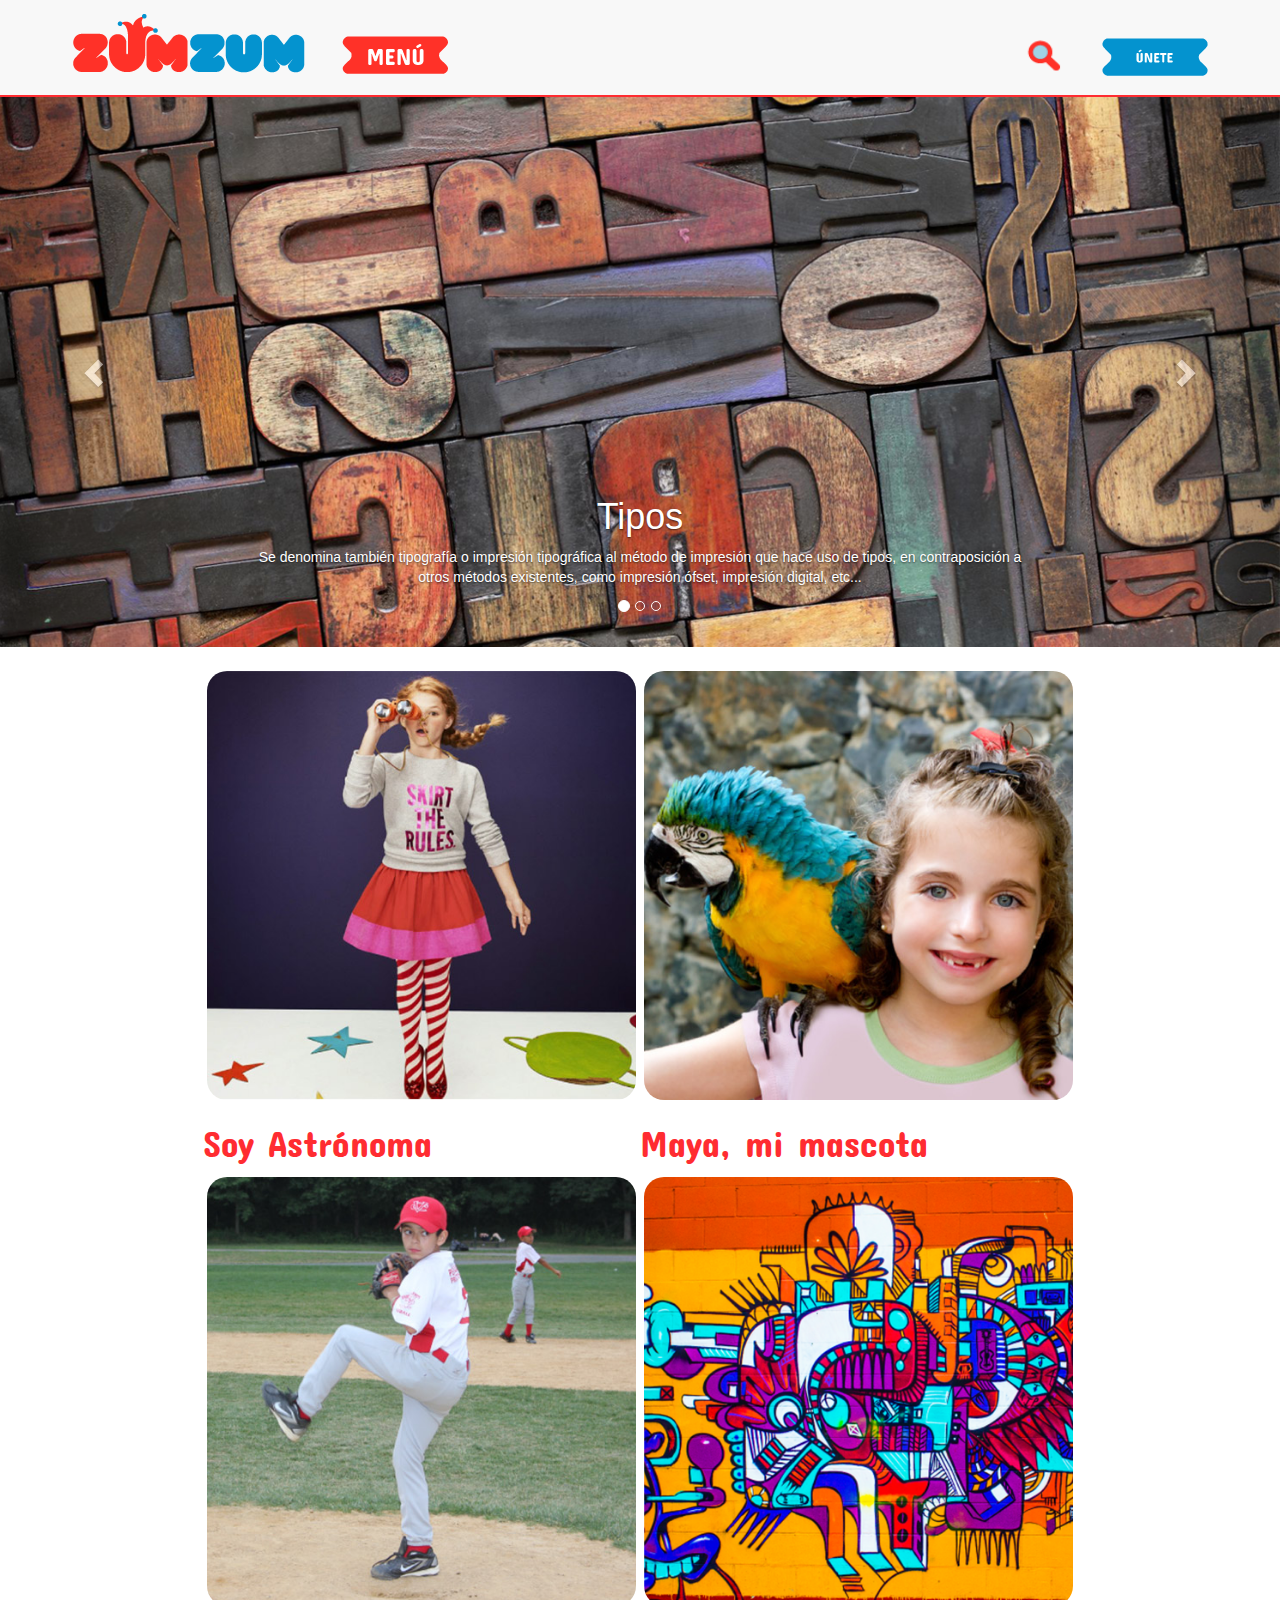
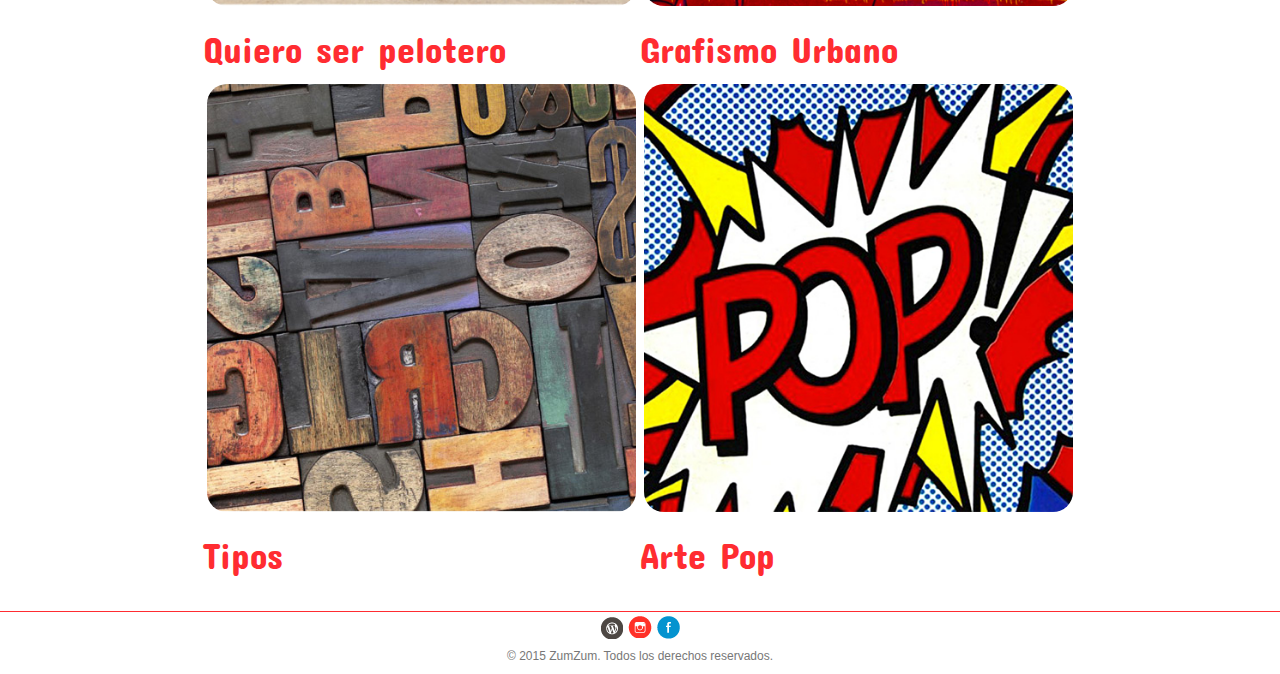
<file: ZumZum/index.html>
<!DOCTYPE html>
  <html lang="en">
  <head>
  <meta charset="utf-8">
  <meta http-equiv="X-UA-Compatible" content="IE=edge">
  <meta name="viewport" content="width=device-width, initial-scale=1">
  <!-- The above 3 meta tags *must* come first in the head; any other head content must come *after* these tags -->
  <meta name="description" content="">
  <meta name="author" content="">
  <link rel="icon" href="img/favicon.ico">

  <title>ZumZum</title>
  <!-- Bootstrap core CSS -->
  <link href="css/bootstrap.min.css" rel="stylesheet">

  <!-- Custom styles for this template -->
  <link href="css/starter-template.css" rel="stylesheet">
  <link rel="stylesheet" href="css/stylesheet.css" type="text/css">

  <link href='http://fonts.googleapis.com/css?family=Concert+One' rel='stylesheet' type='text/css'>
  <link href='http://fonts.googleapis.com/css?family=Open+Sans' rel='stylesheet' type='text/css'>
  <link rel="stylesheet" href="css/fonts.css" type="text/css">
  <!-- HTML5 shim and Respond.js for IE8 support of HTML5 elements and media queries -->
      <!--[if lt IE 9]>
        <script src="https://oss.maxcdn.com/html5shiv/3.7.2/html5shiv.min.js"></script>
        <script src="https://oss.maxcdn.com/respond/1.4.2/respond.min.js"></script>
        <![endif]-->
      </head>

      <body>


  <!-- Carousel
    ================================================== -->
    <div id="myCarousel" class="carousel slide carousel2">
      <!-- Indicators -->
        <ol class="carousel-indicators">
                  <li
              data-target="#myCarousel" 
              data-slide-to="0"
                            class="active"
                        ></li>
                <li
              data-target="#myCarousel" 
              data-slide-to="1"
                          ></li>
                <li
              data-target="#myCarousel" 
              data-slide-to="2"
                          ></li>
            </ol>

        <!-- Wrapper for slides -->
        <div class="carousel-inner">
                <div class="item active">
        
          <div class="fill" style="background-image:url('img/carousel-1.png');"></div>
       <div class="container">
            <div class="carousel-caption">
              <h1>Tipos</h1>
              <p>Se denomina también tipografía o impresión tipográfica al método de impresión que hace uso de tipos, en contraposición a otros métodos existentes, como impresión ófset, impresión digital, etc...  </p>
              
            </div>
          </div>
      </div>
                  <div class="item">
        
          <div class="fill" style="background-image:url('img/carousel-2.png');"></div>
      
      <div class="container">
            <div class="carousel-caption">
              <h1>Maya, mi mascota</h1>
              <p>Maya es la mascota de María, una cotorra, es un ave muy popular como animal de compañía. María quiere contarte su experiencia con ella.</p>
              
            </div>
          </div>

      </div>
                  <div class="item">
        
          <div class="fill" style="background-image:url('img/carousel-3.png');"></div>
       <div class="container">
            <div class="carousel-caption">
              <h1>Arte Pop</h1>
              <p> El término pop es una abreviación de la palabra popular. Este arte surgió a finales del año 1950 y principios del año 1960.</p>
            </div>
          </div>
      </div>
                    </div>

      <!-- Controls -->

      <a class="left carousel-control" href="#myCarousel" role="button" data-slide="prev">
        <span class="glyphicon glyphicon-chevron-left" aria-hidden="true"></span>
        <span class="sr-only">Previous</span>
      </a>
      <a class="right carousel-control" href="#myCarousel" role="button" data-slide="next">
        <span class="glyphicon glyphicon-chevron-right" aria-hidden="true"></span>
        <span class="sr-only">Next</span>
      </a>

    </div>
    <!-- /.carousel -->

     <!--Navbar-->
      <nav class="navbar navbar-default navbar-fixed-top">
        <div class="container">
          <div class="navbar-header">
             <!--<button type="button" class="navbar-toggle collapsed" data-toggle="collapse" data-target="#navbar" aria-expanded="false" aria-controls="navbar">
              <span class="sr-only">Toggle navigation</span>
              <span class="icon-bar"></span>
              <span class="icon-bar"></span>
              <span class="icon-bar"></span>
            </button>-->
            <a class="navbar-brand" href="index.html"><img src="img/logo.png" alt=""></a>
          </div>
          <div id="navbar" class="navbar-collapse collapse in row" aria-expanded="true" >

            <ul id="multicol-menu" class="nav navbar-nav">
              <li class="dropdown">
                <a href="" class="dropdown-toggle" data-toggle="dropdown"><img src="img/menu.png" alt=""></a>
                <ul class="dropdown-menu">
                  <li>
                    <div class="row red">

                      <ul class="list-unstyled col-md-6 derecha">
                        <li class="tipo"> <a href="aprendo.html"><img src="img/icono_aprendo.png" alt="">
                          <h4 class="izq">Aprendo</h4>
                        </a>
                      </li>

                      <li class="tipo">
                        <a href="creo.html"><img src="img/icono_creo.png" alt="">
                          <h4 class="izq">Creo</h4>
                        </a>
                      </li> 

                      <li class="tipo">
                        <a href="social.html"><img src="img/icono_juego.png" alt="" style="margin-left: -14px;"> 
                          <h4 class="izq" style="margin-top: -13px; margin-right: -2px;">Social</h4>
                        </a>
                      </li>

                    </ul>

                    <ul class="list-unstyled col-md-4 arriba">
                      <li class="tipo">
                        <a href="soy.html"><img src="img/icono_soy.png" alt="">
                          <h4 style="margin-top: 6px;">Soy</h4>
                        </a>
                      </li>


                      <li class="tipo">
                        <a href="leo.html" ste><img src="img/icono_leo.png" alt="" style="margin-top: 4px;">
                          <h4 style="margin-top: 20px;">Leo</h4>
                        </a>
                      </li>

                      <li class="tipo">
                        <a href="mas.html"><img src="img/icono_mas.png" alt="" style="margin-top: 5px;">
                          <h4 style="margin-top: 4px;">Más</h4>
                        </a>
                      </li>
                    </ul>

                  </div>
                </li>
              </ul>
            </li>
          </ul>

          <ul class="nav navbar-nav navbar-right">
            <li><a href="unete.html"><img src="img/unete.png" alt="" class="unete"> <span class="sr-only">(current)</span></a></li>
          </ul>


           <!--form--> <form role="search" method="get" class="search-form navbar-form navbar-right" action="<?php echo home_url( '/' ); ?>">
        <label>
            <input type="search" class="search-field" placeholder="Buscar" value="" name="s" title="Search for:" />
        </label>
            </form> <!--form-->

           <!--<ul class="nav navbar-nav navbar-right">
            <li><a href="unete.html"><img src="img/search.png" alt="" class="unete"> <span class="sr-only">(current)</span></a></li>-->



             <!--<form class="navbar-form navbar-right" role="search">
            <div class="form-group">
              <input type="text" class="form-control" placeholder="Search">-->
          </ul>

            </div> <!--/.nav-collapse-->
          </div>
        </nav>

        <!--Final Nav-->

  <!--row1--> 

  <div class="row">
          <div class="col-md-2"></div>

 <div class="col-md-4 bordeizquierda">
            <div class="thumbnail">
                <div class="caption">
                    <p class="">
                      Se considera el comienzo de la astronomía en la antigua Babilonia por sus sacerdotes. Estudios recientes de las inscripciones babilónicas muestran el conocimiento extremadamente preciso que poseían de su cielo nocturno. 
                    </p>
                </div>
                <a href="#"class="linkhome"><img src="img/home-1.jpg" alt="..." class=""></a>
            </div>
            <h1 class="concertone">Soy Astrónoma</h1></a>
        </div>
 
 <div class="col-md-4 bordeizquierda">
            <div class="thumbnail">
                <div class="caption">
                    <p class="">
                      Maya es la mascota de María, una cotorra, es un ave muy popular como animal de compañía. María quiere contarte su experiencia con ella.
                    </p>
                </div>
                <a href="#"class="linkhome"><img src="img/home-2.jpg" alt="..." class=""></a>
            </div>
            <h1 class="concertone">Maya, mi mascota</h1></a>
        </div>

        <div class="col-md-2"></div>
        </div>

  <!--row2--> 
  <div class="row">
          <div class="col-md-2"></div>

 <div class="col-md-4 bordeizquierda">
            <div class="thumbnail">
                <div class="caption">
                   <p class="">
                    Eduardito Perdomo quiere ser pelotero como Sammy Sosa en un futuro.
                   </p>
                </div>
                <a href="#"class="linkhome"><img src="img/home-4.jpg" alt="..." class=""></a>
            </div>
            <h1 class="concertone">Quiero ser pelotero</h1></a>
        </div>
 
 <div class="col-md-4 bordeizquierda">
            <div class="thumbnail">
                <div class="caption">

                    <p class="">
                      El arte urbano engloba tanto al graffiti como a diversas otras formas de expresión artística callejera. 
                    </p>
                </div>
                <a href="#"class="linkhome"><img src="img/home-3.png" alt="..." class=""></a>
            </div>
            <h1 class="concertone">Grafismo Urbano</h1></a>
        </div>

        <div class="col-md-2"></div>
        </div>

  <!--row3--> 
     <div class="row">
          <div class="col-md-2"></div>

 <div class="col-md-4 bordeizquierda">
            <div class="thumbnail">
                <div class="caption">                
                    <p class="">
                      Se denomina también tipografía o impresión tipográfica al método de impresión que hace uso de tipos, en contraposición a otros métodos existentes, como impresión ófset, impresión digital, etc. 
                    </p>
                </div>
                <a href="#"class="linkhome"><img src="img/home-5.jpg" alt="..." class=""></a>
            </div>
            <h1 class="concertone">Tipos</h1></a>
        </div>
 
 <div class="col-md-4 bordeizquierda">
            <div class="thumbnail">
                <div class="caption">
                    <p class="">
                      El término pop es una abreviación de la palabra popular. Este arte surgió a finales del año 1950 y principios del año 1960.
                    </p>
                </div>
                <a href="#"class="linkhome"><img src="img/home-6.png" alt="..." class=""></a>
            </div>
            <h1 class="concertone">Arte Pop</h1></a>
        </div>

        <div class="col-md-2"></div>
        </div>
<!--Final-->      



        <footer class="footer">
          <div class="container">
            <a href="https://unchinmas.wordpress.com/" target="_blank"><img src="img/w.png" alt=""></a>
            <a href="http://iconosquare.com/revistazumzum" target="_blank"><img src="img/in.png" alt=""></a>
            <a href="https://www.facebook.com/pages/Zumzum/153702994827085?ref=br_tf" target="_blank"><img src="img/fb.png" alt=""> </a>
            <h6 class="text-muted">© 2015 ZumZum. Todos los derechos reservados.</h6>
          </div>
        </div>
      </footer>

      <!-- Bootstrap core JavaScript
      ================================================== -->
      <!-- Placed at the end of the document so the pages load faster -->
      <script src="https://ajax.googleapis.com/ajax/libs/jquery/1.11.2/jquery.min.js"></script>
      <script src="js/bootstrap.min.js"></script>


    </body>
    </html>
</file>
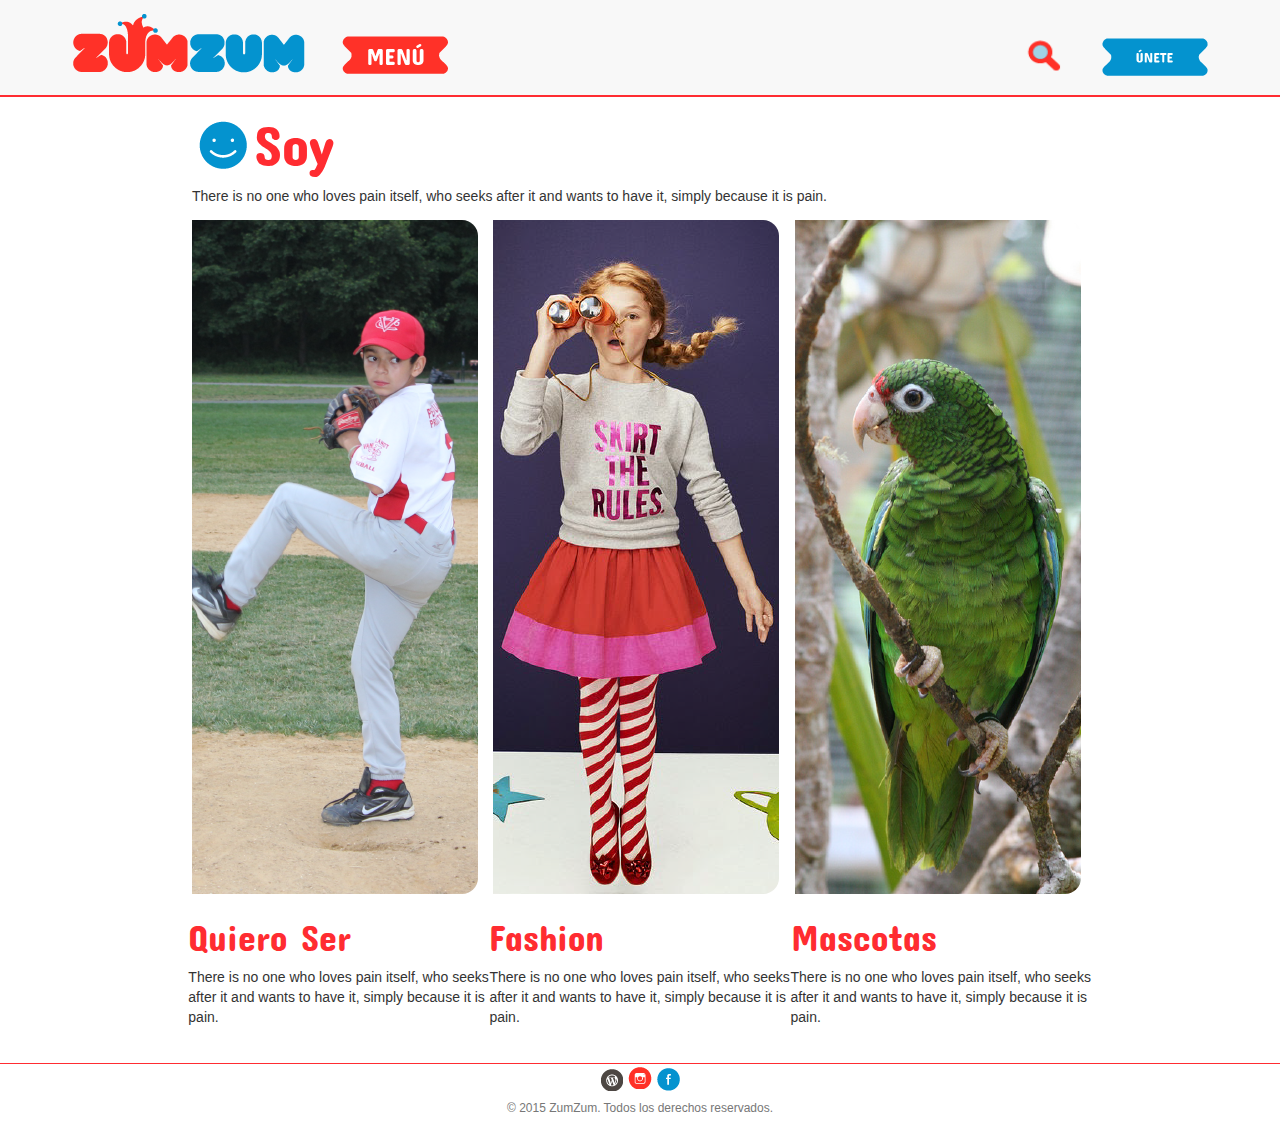
<file: ZumZum/soy.html>
<!DOCTYPE html>
<html lang="en">
  <head>
    <meta charset="utf-8">
    <meta http-equiv="X-UA-Compatible" content="IE=edge">
    <meta name="viewport" content="width=device-width, initial-scale=1">
    <!-- The above 3 meta tags *must* come first in the head; any other head content must come *after* these tags -->
    <meta name="description" content="">
    <meta name="author" content="">
    <link rel="icon" href="img/favicon.ico">

    <title>ZumZum</title>

    <!-- Bootstrap core CSS -->
    <link href="css/bootstrap.min.css" rel="stylesheet">

    <!-- Custom styles for this template -->
    <link href="css/starter-template.css" rel="stylesheet">
    <link rel="stylesheet" href="css/stylesheet.css" type="text/css">

    <link href='http://fonts.googleapis.com/css?family=Concert+One' rel='stylesheet' type='text/css'>
    <link href='http://fonts.googleapis.com/css?family=Open+Sans' rel='stylesheet' type='text/css'>
    <!-- HTML5 shim and Respond.js for IE8 support of HTML5 elements and media queries -->
    <!--[if lt IE 9]>
      <script src="https://oss.maxcdn.com/html5shiv/3.7.2/html5shiv.min.js"></script>
      <script src="https://oss.maxcdn.com/respond/1.4.2/respond.min.js"></script>
    <![endif]-->
  </head>

  <body>
 
   <!--Navbar-->
      <nav class="navbar navbar-default navbar-fixed-top">
        <div class="container">
          <div class="navbar-header">
             <!--<button type="button" class="navbar-toggle collapsed" data-toggle="collapse" data-target="#navbar" aria-expanded="false" aria-controls="navbar">
              <span class="sr-only">Toggle navigation</span>
              <span class="icon-bar"></span>
              <span class="icon-bar"></span>
              <span class="icon-bar"></span>
            </button>-->
            <a class="navbar-brand" href="index.html"><img src="img/logo.png" alt=""></a>
          </div>
          <div id="navbar" class="navbar-collapse collapse in row" aria-expanded="true" >

            <ul id="multicol-menu" class="nav navbar-nav">
              <li class="dropdown">
                <a href="" class="dropdown-toggle" data-toggle="dropdown"><img src="img/menu.png" alt=""></a>
                <ul class="dropdown-menu">
                  <li>
                    <div class="row red">

                      <ul class="list-unstyled col-md-6 derecha">
                        <li class="tipo"> <a href="aprendo.html"><img src="img/icono_aprendo.png" alt="">
                          <h4 class="izq">Aprendo</h4>
                        </a>
                      </li>

                      <li class="tipo">
                        <a href="creo.html"><img src="img/icono_creo.png" alt="">
                          <h4 class="izq">Creo</h4>
                        </a>
                      </li> 

                      <li class="tipo">
                        <a href="social.html"><img src="img/icono_juego.png" alt="" style="margin-left: -14px;"> 
                          <h4 class="izq" style="margin-top: -13px; margin-right: -2px;">Social</h4>
                        </a>
                      </li>

                    </ul>

                    <ul class="list-unstyled col-md-4 arriba">
                      <li class="tipo">
                        <a href="soy.html"><img src="img/icono_soy.png" alt="">
                          <h4 style="margin-top: 6px;">Soy</h4>
                        </a>
                      </li>


                      <li class="tipo">
                        <a href="leo.html" ste><img src="img/icono_leo.png" alt="" style="margin-top: 4px;">
                          <h4 style="margin-top: 20px;">Leo</h4>
                        </a>
                      </li>

                      <li class="tipo">
                        <a href="mas.html"><img src="img/icono_mas.png" alt="" style="margin-top: 5px;">
                          <h4 style="margin-top: 4px;">Más</h4>
                        </a>
                      </li>
                    </ul>

                  </div>
                </li>
              </ul>
            </li>
          </ul>

          <ul class="nav navbar-nav navbar-right">
            <li><a href="unete.html"><img src="img/unete.png" alt="" class="unete"> <span class="sr-only">(current)</span></a></li>
          </ul>


           <!--form--> <form role="search" method="get" class="search-form navbar-form navbar-right" action="<?php echo home_url( '/' ); ?>">
        <label>
            <input type="search" class="search-field" placeholder="Buscar" value="" name="s" title="Search for:" />
        </label>
            </form> <!--form-->

           <!--<ul class="nav navbar-nav navbar-right">
            <li><a href="unete.html"><img src="img/search.png" alt="" class="unete"> <span class="sr-only">(current)</span></a></li>-->



             <!--<form class="navbar-form navbar-right" role="search">
            <div class="form-group">
              <input type="text" class="form-control" placeholder="Search">-->
          </ul>

            </div> <!--/.nav-collapse-->
          </div>
        </nav>

        <!--Final Nav-->

<div class="titulo">
  <h1 class="titulo2"><img src="img/icon-color_soy.png" alt="" style="margin-top:-15px;">Soy</h1>
  <p>There is no one who loves pain itself, who seeks after it and wants to have it, simply because it is pain. </p>

  </div>

<div class="row">

    <div class="col-md-2"></div>

    <div class="col-md-8"> <div class="row">

    <a href="quieroser.html"> 
    <div class="col-md-4"><img src="img/soy/soy_22.png" data-src="holder.js/200x200" class="img-thumbnail" alt=""> 
    <h1 class="concertone">Quiero Ser</h1> </a>
    <p>There is no one who loves pain itself, who seeks after it and wants to have it, simply because it is pain.</p>

    </div>
    

    <a href="fashion.html">
    <div class="col-md-4"><img src="img/soy/soy_24.png" data-src="holder.js/200x200" class="img-thumbnail" alt=""> <h1 class="concertone">Fashion</h1> </a> 
    <p>There is no one who loves pain itself, who seeks after it and wants to have it, simply because it is pain.</p>
    </div>
    

    <a href="mascotas.html"> <div class="col-md-4"><img src="img/soy/soy_26.png" data-src="holder.js/200x200" class="img-thumbnail" alt=""> <h1 class="concertone">Mascotas</h1></a>
    <p>There is no one who loves pain itself, who seeks after it and wants to have it, simply because it is pain.</p>
    </div>
    
    </div>
    </div> 
   
    <div class="col-md-2"></div>
</div>

     <footer class="footer">
      <div class="container">
        <a href="https://unchinmas.wordpress.com/" target="_blank"><img src="img/w.png" alt=""></a>
        <a href="http://iconosquare.com/revistazumzum" target="_blank"><img src="img/in.png" alt=""></a>
        <a href="https://www.facebook.com/pages/Zumzum/153702994827085?ref=br_tf" target="_blank"><img src="img/fb.png" alt=""> </a>
        <h6 class="text-muted">© 2015 ZumZum. Todos los derechos reservados.</h6>
      </div>
    </footer>

    <!-- Bootstrap core JavaScript
    ================================================== -->
    <!-- Placed at the end of the document so the pages load faster -->
    <script src="https://ajax.googleapis.com/ajax/libs/jquery/1.11.2/jquery.min.js"></script>
    <script src="js/bootstrap.min.js"></script>
  </body>
</html>
</file>
<file: ZumZum/css/starter-template.css>
body {
  padding-top: 50px;
}
.starter-template {
  padding: 40px 15px;
  text-align: center;
}
</file>
<file: ZumZum/css/stylesheet.css>
body {
	overflow-x:hidden;
}

nav.navbar.navbar-default.navbar-fixed-top {
	border-bottom: 2px solid #ff2c31;
}

h1.concertone {
	font-family: 'Concert One', cursive;
	color: #ff2c31;
}

.navbar-brand>img {
  margin-top: -5px;
}

a.navbar {
	padding: 0;
}


.nav>li>a>img {
  margin-top: -3px;
}

.nav>li>a>img.unete {
  margin-top: -3px;
}

.navbar-default .navbar-collapse, .navbar-default .navbar-form {
  border-color: #e7e7e7;
  margin-top: 20px;
}

.col-lg-1, .col-lg-10, .col-lg-11, .col-lg-12, .col-lg-2, .col-lg-3, .col-lg-4, .col-lg-5, .col-lg-6, .col-lg-7, .col-lg-8, .col-lg-9, .col-md-1, .col-md-10, .col-md-11, .col-md-12, .col-md-2, .col-md-3, .col-md-4, .col-md-5, .col-md-6, .col-md-7, .col-md-8, .col-md-9, .col-sm-1, .col-sm-10, .col-sm-11, .col-sm-12, .col-sm-2, .col-sm-3, .col-sm-4, .col-sm-5, .col-sm-6, .col-sm-7, .col-sm-8, .col-sm-9, .col-xs-1, .col-xs-10, .col-xs-11, .col-xs-12, .col-xs-2, .col-xs-3, .col-xs-4, .col-xs-5, .col-xs-6, .col-xs-7, .col-xs-8, .col-xs-9 {
  padding-right: 0px;
  padding-left: 0px;
}

div.down{
	margin-top: 5%;
}

footer{
	text-align: center;
	margin-top: 2%;
	border-top: 1px solid #ff2c31;
}


footer.container {
	margin-top:10px;
}
/*div.moveright {
	margin-right: 6%;
	margin-top: 1%;
}*/

div.titulo {
	margin-top: 5%;
	margin-left: 15%;
	
}

.titulo2 {
	font-family: 'Concert One', cursive;
	color: #ff2c31;
	font-size: 4em;
}

.img-thumbnail{
	border: 0;
}

div.col-md-4 img {
	border-top-right-radius: 20px;
	border-bottom-right-radius: 20px;
}

div.bordeizquierda img {
	border-top-left-radius: 20px;
	border-bottom-left-radius: 20px;
}

/*Link Home*/

a:hover {
	color: #ff2c31;
}

p.info {
	width: 280px;
}

p.massecciones {
	font-family: 'Open Sans', sans-serif;
	font-size: 14px;
	font-weight: bold;
	width: 80%;
}

/*font-family: 'Concert One', cursive;
font-family: 'Open Sans', sans-serif;*/

/* CUSTOMIZE THE CAROUSEL
-------------------------------------------------- */
@media (min-width: 768px) {

  div.item2 {
  height:440px;
  }
  .carousel3 {
  	margin-top: 300px;
  }
}

/* Carousel base class */
.carousel {
  height: 50%;
  margin-bottom: 20px;
}


/* Posicionamiento de la imagen */
.item {
  height:250px;
}

 .carousel2 {
  	margin-top: 241px;
  }

  .carousel3 {
  	margin-top: 7px;
  }


/* RESPONSIVE CSS
-------------------------------------------------- */

@media (min-width: 768px) {

  .item {
  height:550px;
  }
  .carousel2 {
  	margin-top: 47px;
  }
}

.fill {
  width: 100%;
  height: 100%;
  background-position: center;
  background-size: cover;
}
/* Menú
-------------------------------------------------- */

li.tipo {
	font-family: 'Concert One', cursive;
}

li.tipo>a {
	color: #ffffff;
	font-size: 1.4em;
	text-align: center;
}

/*li.tipo>a:hover {
	text-decoration: none;
}*/

div.red {
	background-color: #ff2c31;
	width: 189px;
	border-radius: 10px;
	height: 300px;
}

.dropdown-menu>li>a {
	color: #ffffff;
	font-size: 1.4em;
}

.navbar-nav>li>.dropdown-menu {
  margin-top: -12px;
}

.dropdown-menu {
	padding: 0;
}

ul.derecha {
  margin-left: 16px;
  margin-top: 13px;
 }

 ul.arriba {
 	margin-top:8px;
 }

 div.ul {
 	float: left;
 }

  h4.izq {
  	  margin-left: -24px;
  	}


 /*FORM
 ---------------------------------*/
input.search-field {
	height: 36px;
	width: 44px;
}

 .search-form {
    color: #000;
}
.search-field {
background-color: transparent;
background-image: url("../img/search.png");
background-position: right;
background-repeat: no-repeat;
background-size: 50px 50px;
border: none;
cursor: pointer;
height: 25px;
margin: 0px 0;
padding: 0px 0 0 45px;
-webkit-transition: width 400ms ease, background 400ms ease;
transition: width 400ms ease, background 400ms ease;
width: 0;
text-transform: uppercase;
font-family: 'Concert One', cursive;
font-size: 18px;
color: #ff2c31;
right:0;
}
.search-field:focus {
    background-color: #f8f8f8;
    border-bottom: 2px solid #ff2c31;
    cursor: text;
    outline: 0;
    width: 230px;
    height: 40px;
    text-transform: uppercase;
    font-family:'Concert One', cursive;
    font-size: 18px;
    color: #ff2c31;
    right:0;
}
.searchform .search-submit {
    display: none;
}
.button {
    display: none;
}

/*form{padding:0; margin:0;}*/


/* CAPTION
--------------------------------*/
.thumbnail{
    position:relative;
    overflow:hidden;
    border: 0;
}
 
.caption {
    position:absolute;
    top:0;
    right:0;
    background:rgba(255, 255, 255, 0.75);
    width:100%;
    height:100%;
    padding:5%;
    display: none;
    text-align: left;
    color:#000 !important;
    z-index:2;
    font-family:'Concert One', cursive;
    font-size: 25px;
}

.caption>p {
	  margin: 30px 0 17px 20px;
}
</file>
<file: ZumZum/css/fonts.css>
/*!
 *  Font Awesome 4.0.3 by @davegandy - http://fontawesome.io - @fontawesome
 *  License - http://fontawesome.io/license (Font: SIL OFL 1.1, CSS: MIT License)
 */@font-face{font-family:'FontAwesome';src:url('../fonts/fontawesome-webfont.eot?v=4.0.3');src:url('../fonts/fontawesome-webfont.eot?#iefix&v=4.0.3') format('embedded-opentype'),url('../fonts/fontawesome-webfont.woff?v=4.0.3') format('woff'),url('../fonts/fontawesome-webfont.ttf?v=4.0.3') format('truetype'),url('../fonts/fontawesome-webfont.svg?v=4.0.3#fontawesomeregular') format('svg');font-weight:normal;font-style:normal}.fa{display:inline-block;font-family:FontAwesome;font-style:normal;font-weight:normal;line-height:1;-webkit-font-smoothing:antialiased;-moz-osx-font-smoothing:grayscale}.fa-lg{font-size:1.3333333333333333em;line-height:.75em;vertical-align:-15%}.fa-2x{font-size:2em}.fa-3x{font-size:3em}.fa-4x{font-size:4em}.fa-5x{font-size:5em}.fa-fw{width:1.2857142857142858em;text-align:center}.fa-ul{padding-left:0;margin-left:2.142857142857143em;list-style-type:none}.fa-ul>li{position:relative}.fa-li{position:absolute;left:-2.142857142857143em;width:2.142857142857143em;top:.14285714285714285em;text-align:center}.fa-li.fa-lg{left:-1.8571428571428572em}.fa-border{padding:.2em .25em .15em;border:solid .08em #eee;border-radius:.1em}.pull-right{float:right}.pull-left{float:left}.fa.pull-left{margin-right:.3em}.fa.pull-right{margin-left:.3em}.fa-spin{-webkit-animation:spin 2s infinite linear;-moz-animation:spin 2s infinite linear;-o-animation:spin 2s infinite linear;animation:spin 2s infinite linear}@-moz-keyframes spin{0%{-moz-transform:rotate(0deg)}100%{-moz-transform:rotate(359deg)}}@-webkit-keyframes spin{0%{-webkit-transform:rotate(0deg)}100%{-webkit-transform:rotate(359deg)}}@-o-keyframes spin{0%{-o-transform:rotate(0deg)}100%{-o-transform:rotate(359deg)}}@-ms-keyframes spin{0%{-ms-transform:rotate(0deg)}100%{-ms-transform:rotate(359deg)}}@keyframes spin{0%{transform:rotate(0deg)}100%{transform:rotate(359deg)}}.fa-rotate-90{filter:progid:DXImageTransform.Microsoft.BasicImage(rotation=1);-webkit-transform:rotate(90deg);-moz-transform:rotate(90deg);-ms-transform:rotate(90deg);-o-transform:rotate(90deg);transform:rotate(90deg)}.fa-rotate-180{filter:progid:DXImageTransform.Microsoft.BasicImage(rotation=2);-webkit-transform:rotate(180deg);-moz-transform:rotate(180deg);-ms-transform:rotate(180deg);-o-transform:rotate(180deg);transform:rotate(180deg)}.fa-rotate-270{filter:progid:DXImageTransform.Microsoft.BasicImage(rotation=3);-webkit-transform:rotate(270deg);-moz-transform:rotate(270deg);-ms-transform:rotate(270deg);-o-transform:rotate(270deg);transform:rotate(270deg)}.fa-flip-horizontal{filter:progid:DXImageTransform.Microsoft.BasicImage(rotation=0,mirror=1);-webkit-transform:scale(-1,1);-moz-transform:scale(-1,1);-ms-transform:scale(-1,1);-o-transform:scale(-1,1);transform:scale(-1,1)}.fa-flip-vertical{filter:progid:DXImageTransform.Microsoft.BasicImage(rotation=2,mirror=1);-webkit-transform:scale(1,-1);-moz-transform:scale(1,-1);-ms-transform:scale(1,-1);-o-transform:scale(1,-1);transform:scale(1,-1)}.fa-stack{position:relative;display:inline-block;width:2em;height:2em;line-height:2em;vertical-align:middle}.fa-stack-1x,.fa-stack-2x{position:absolute;left:0;width:100%;text-align:center}.fa-stack-1x{line-height:inherit}.fa-stack-2x{font-size:2em}.fa-inverse{color:#fff}.fa-glass:before{content:"\f000"}.fa-music:before{content:"\f001"}.fa-search:before{content:"\f002"}.fa-envelope-o:before{content:"\f003"}.fa-heart:before{content:"\f004"}.fa-star:before{content:"\f005"}.fa-star-o:before{content:"\f006"}.fa-user:before{content:"\f007"}.fa-film:before{content:"\f008"}.fa-th-large:before{content:"\f009"}.fa-th:before{content:"\f00a"}.fa-th-list:before{content:"\f00b"}.fa-check:before{content:"\f00c"}.fa-times:before{content:"\f00d"}.fa-search-plus:before{content:"\f00e"}.fa-search-minus:before{content:"\f010"}.fa-power-off:before{content:"\f011"}.fa-signal:before{content:"\f012"}.fa-gear:before,.fa-cog:before{content:"\f013"}.fa-trash-o:before{content:"\f014"}.fa-home:before{content:"\f015"}.fa-file-o:before{content:"\f016"}.fa-clock-o:before{content:"\f017"}.fa-road:before{content:"\f018"}.fa-download:before{content:"\f019"}.fa-arrow-circle-o-down:before{content:"\f01a"}.fa-arrow-circle-o-up:before{content:"\f01b"}.fa-inbox:before{content:"\f01c"}.fa-play-circle-o:before{content:"\f01d"}.fa-rotate-right:before,.fa-repeat:before{content:"\f01e"}.fa-refresh:before{content:"\f021"}.fa-list-alt:before{content:"\f022"}.fa-lock:before{content:"\f023"}.fa-flag:before{content:"\f024"}.fa-headphones:before{content:"\f025"}.fa-volume-off:before{content:"\f026"}.fa-volume-down:before{content:"\f027"}.fa-volume-up:before{content:"\f028"}.fa-qrcode:before{content:"\f029"}.fa-barcode:before{content:"\f02a"}.fa-tag:before{content:"\f02b"}.fa-tags:before{content:"\f02c"}.fa-book:before{content:"\f02d"}.fa-bookmark:before{content:"\f02e"}.fa-print:before{content:"\f02f"}.fa-camera:before{content:"\f030"}.fa-font:before{content:"\f031"}.fa-bold:before{content:"\f032"}.fa-italic:before{content:"\f033"}.fa-text-height:before{content:"\f034"}.fa-text-width:before{content:"\f035"}.fa-align-left:before{content:"\f036"}.fa-align-center:before{content:"\f037"}.fa-align-right:before{content:"\f038"}.fa-align-justify:before{content:"\f039"}.fa-list:before{content:"\f03a"}.fa-dedent:before,.fa-outdent:before{content:"\f03b"}.fa-indent:before{content:"\f03c"}.fa-video-camera:before{content:"\f03d"}.fa-picture-o:before{content:"\f03e"}.fa-pencil:before{content:"\f040"}.fa-map-marker:before{content:"\f041"}.fa-adjust:before{content:"\f042"}.fa-tint:before{content:"\f043"}.fa-edit:before,.fa-pencil-square-o:before{content:"\f044"}.fa-share-square-o:before{content:"\f045"}.fa-check-square-o:before{content:"\f046"}.fa-arrows:before{content:"\f047"}.fa-step-backward:before{content:"\f048"}.fa-fast-backward:before{content:"\f049"}.fa-backward:before{content:"\f04a"}.fa-play:before{content:"\f04b"}.fa-pause:before{content:"\f04c"}.fa-stop:before{content:"\f04d"}.fa-forward:before{content:"\f04e"}.fa-fast-forward:before{content:"\f050"}.fa-step-forward:before{content:"\f051"}.fa-eject:before{content:"\f052"}.fa-chevron-left:before{content:"\f053"}.fa-chevron-right:before{content:"\f054"}.fa-plus-circle:before{content:"\f055"}.fa-minus-circle:before{content:"\f056"}.fa-times-circle:before{content:"\f057"}.fa-check-circle:before{content:"\f058"}.fa-question-circle:before{content:"\f059"}.fa-info-circle:before{content:"\f05a"}.fa-crosshairs:before{content:"\f05b"}.fa-times-circle-o:before{content:"\f05c"}.fa-check-circle-o:before{content:"\f05d"}.fa-ban:before{content:"\f05e"}.fa-arrow-left:before{content:"\f060"}.fa-arrow-right:before{content:"\f061"}.fa-arrow-up:before{content:"\f062"}.fa-arrow-down:before{content:"\f063"}.fa-mail-forward:before,.fa-share:before{content:"\f064"}.fa-expand:before{content:"\f065"}.fa-compress:before{content:"\f066"}.fa-plus:before{content:"\f067"}.fa-minus:before{content:"\f068"}.fa-asterisk:before{content:"\f069"}.fa-exclamation-circle:before{content:"\f06a"}.fa-gift:before{content:"\f06b"}.fa-leaf:before{content:"\f06c"}.fa-fire:before{content:"\f06d"}.fa-eye:before{content:"\f06e"}.fa-eye-slash:before{content:"\f070"}.fa-warning:before,.fa-exclamation-triangle:before{content:"\f071"}.fa-plane:before{content:"\f072"}.fa-calendar:before{content:"\f073"}.fa-random:before{content:"\f074"}.fa-comment:before{content:"\f075"}.fa-magnet:before{content:"\f076"}.fa-chevron-up:before{content:"\f077"}.fa-chevron-down:before{content:"\f078"}.fa-retweet:before{content:"\f079"}.fa-shopping-cart:before{content:"\f07a"}.fa-folder:before{content:"\f07b"}.fa-folder-open:before{content:"\f07c"}.fa-arrows-v:before{content:"\f07d"}.fa-arrows-h:before{content:"\f07e"}.fa-bar-chart-o:before{content:"\f080"}.fa-twitter-square:before{content:"\f081"}.fa-facebook-square:before{content:"\f082"}.fa-camera-retro:before{content:"\f083"}.fa-key:before{content:"\f084"}.fa-gears:before,.fa-cogs:before{content:"\f085"}.fa-comments:before{content:"\f086"}.fa-thumbs-o-up:before{content:"\f087"}.fa-thumbs-o-down:before{content:"\f088"}.fa-star-half:before{content:"\f089"}.fa-heart-o:before{content:"\f08a"}.fa-sign-out:before{content:"\f08b"}.fa-linkedin-square:before{content:"\f08c"}.fa-thumb-tack:before{content:"\f08d"}.fa-external-link:before{content:"\f08e"}.fa-sign-in:before{content:"\f090"}.fa-trophy:before{content:"\f091"}.fa-github-square:before{content:"\f092"}.fa-upload:before{content:"\f093"}.fa-lemon-o:before{content:"\f094"}.fa-phone:before{content:"\f095"}.fa-square-o:before{content:"\f096"}.fa-bookmark-o:before{content:"\f097"}.fa-phone-square:before{content:"\f098"}.fa-twitter:before{content:"\f099"}.fa-facebook:before{content:"\f09a"}.fa-github:before{content:"\f09b"}.fa-unlock:before{content:"\f09c"}.fa-credit-card:before{content:"\f09d"}.fa-rss:before{content:"\f09e"}.fa-hdd-o:before{content:"\f0a0"}.fa-bullhorn:before{content:"\f0a1"}.fa-bell:before{content:"\f0f3"}.fa-certificate:before{content:"\f0a3"}.fa-hand-o-right:before{content:"\f0a4"}.fa-hand-o-left:before{content:"\f0a5"}.fa-hand-o-up:before{content:"\f0a6"}.fa-hand-o-down:before{content:"\f0a7"}.fa-arrow-circle-left:before{content:"\f0a8"}.fa-arrow-circle-right:before{content:"\f0a9"}.fa-arrow-circle-up:before{content:"\f0aa"}.fa-arrow-circle-down:before{content:"\f0ab"}.fa-globe:before{content:"\f0ac"}.fa-wrench:before{content:"\f0ad"}.fa-tasks:before{content:"\f0ae"}.fa-filter:before{content:"\f0b0"}.fa-briefcase:before{content:"\f0b1"}.fa-arrows-alt:before{content:"\f0b2"}.fa-group:before,.fa-users:before{content:"\f0c0"}.fa-chain:before,.fa-link:before{content:"\f0c1"}.fa-cloud:before{content:"\f0c2"}.fa-flask:before{content:"\f0c3"}.fa-cut:before,.fa-scissors:before{content:"\f0c4"}.fa-copy:before,.fa-files-o:before{content:"\f0c5"}.fa-paperclip:before{content:"\f0c6"}.fa-save:before,.fa-floppy-o:before{content:"\f0c7"}.fa-square:before{content:"\f0c8"}.fa-bars:before{content:"\f0c9"}.fa-list-ul:before{content:"\f0ca"}.fa-list-ol:before{content:"\f0cb"}.fa-strikethrough:before{content:"\f0cc"}.fa-underline:before{content:"\f0cd"}.fa-table:before{content:"\f0ce"}.fa-magic:before{content:"\f0d0"}.fa-truck:before{content:"\f0d1"}.fa-pinterest:before{content:"\f0d2"}.fa-pinterest-square:before{content:"\f0d3"}.fa-google-plus-square:before{content:"\f0d4"}.fa-google-plus:before{content:"\f0d5"}.fa-money:before{content:"\f0d6"}.fa-caret-down:before{content:"\f0d7"}.fa-caret-up:before{content:"\f0d8"}.fa-caret-left:before{content:"\f0d9"}.fa-caret-right:before{content:"\f0da"}.fa-columns:before{content:"\f0db"}.fa-unsorted:before,.fa-sort:before{content:"\f0dc"}.fa-sort-down:before,.fa-sort-asc:before{content:"\f0dd"}.fa-sort-up:before,.fa-sort-desc:before{content:"\f0de"}.fa-envelope:before{content:"\f0e0"}.fa-linkedin:before{content:"\f0e1"}.fa-rotate-left:before,.fa-undo:before{content:"\f0e2"}.fa-legal:before,.fa-gavel:before{content:"\f0e3"}.fa-dashboard:before,.fa-tachometer:before{content:"\f0e4"}.fa-comment-o:before{content:"\f0e5"}.fa-comments-o:before{content:"\f0e6"}.fa-flash:before,.fa-bolt:before{content:"\f0e7"}.fa-sitemap:before{content:"\f0e8"}.fa-umbrella:before{content:"\f0e9"}.fa-paste:before,.fa-clipboard:before{content:"\f0ea"}.fa-lightbulb-o:before{content:"\f0eb"}.fa-exchange:before{content:"\f0ec"}.fa-cloud-download:before{content:"\f0ed"}.fa-cloud-upload:before{content:"\f0ee"}.fa-user-md:before{content:"\f0f0"}.fa-stethoscope:before{content:"\f0f1"}.fa-suitcase:before{content:"\f0f2"}.fa-bell-o:before{content:"\f0a2"}.fa-coffee:before{content:"\f0f4"}.fa-cutlery:before{content:"\f0f5"}.fa-file-text-o:before{content:"\f0f6"}.fa-building-o:before{content:"\f0f7"}.fa-hospital-o:before{content:"\f0f8"}.fa-ambulance:before{content:"\f0f9"}.fa-medkit:before{content:"\f0fa"}.fa-fighter-jet:before{content:"\f0fb"}.fa-beer:before{content:"\f0fc"}.fa-h-square:before{content:"\f0fd"}.fa-plus-square:before{content:"\f0fe"}.fa-angle-double-left:before{content:"\f100"}.fa-angle-double-right:before{content:"\f101"}.fa-angle-double-up:before{content:"\f102"}.fa-angle-double-down:before{content:"\f103"}.fa-angle-left:before{content:"\f104"}.fa-angle-right:before{content:"\f105"}.fa-angle-up:before{content:"\f106"}.fa-angle-down:before{content:"\f107"}.fa-desktop:before{content:"\f108"}.fa-laptop:before{content:"\f109"}.fa-tablet:before{content:"\f10a"}.fa-mobile-phone:before,.fa-mobile:before{content:"\f10b"}.fa-circle-o:before{content:"\f10c"}.fa-quote-left:before{content:"\f10d"}.fa-quote-right:before{content:"\f10e"}.fa-spinner:before{content:"\f110"}.fa-circle:before{content:"\f111"}.fa-mail-reply:before,.fa-reply:before{content:"\f112"}.fa-github-alt:before{content:"\f113"}.fa-folder-o:before{content:"\f114"}.fa-folder-open-o:before{content:"\f115"}.fa-smile-o:before{content:"\f118"}.fa-frown-o:before{content:"\f119"}.fa-meh-o:before{content:"\f11a"}.fa-gamepad:before{content:"\f11b"}.fa-keyboard-o:before{content:"\f11c"}.fa-flag-o:before{content:"\f11d"}.fa-flag-checkered:before{content:"\f11e"}.fa-terminal:before{content:"\f120"}.fa-code:before{content:"\f121"}.fa-reply-all:before{content:"\f122"}.fa-mail-reply-all:before{content:"\f122"}.fa-star-half-empty:before,.fa-star-half-full:before,.fa-star-half-o:before{content:"\f123"}.fa-location-arrow:before{content:"\f124"}.fa-crop:before{content:"\f125"}.fa-code-fork:before{content:"\f126"}.fa-unlink:before,.fa-chain-broken:before{content:"\f127"}.fa-question:before{content:"\f128"}.fa-info:before{content:"\f129"}.fa-exclamation:before{content:"\f12a"}.fa-superscript:before{content:"\f12b"}.fa-subscript:before{content:"\f12c"}.fa-eraser:before{content:"\f12d"}.fa-puzzle-piece:before{content:"\f12e"}.fa-microphone:before{content:"\f130"}.fa-microphone-slash:before{content:"\f131"}.fa-shield:before{content:"\f132"}.fa-calendar-o:before{content:"\f133"}.fa-fire-extinguisher:before{content:"\f134"}.fa-rocket:before{content:"\f135"}.fa-maxcdn:before{content:"\f136"}.fa-chevron-circle-left:before{content:"\f137"}.fa-chevron-circle-right:before{content:"\f138"}.fa-chevron-circle-up:before{content:"\f139"}.fa-chevron-circle-down:before{content:"\f13a"}.fa-html5:before{content:"\f13b"}.fa-css3:before{content:"\f13c"}.fa-anchor:before{content:"\f13d"}.fa-unlock-alt:before{content:"\f13e"}.fa-bullseye:before{content:"\f140"}.fa-ellipsis-h:before{content:"\f141"}.fa-ellipsis-v:before{content:"\f142"}.fa-rss-square:before{content:"\f143"}.fa-play-circle:before{content:"\f144"}.fa-ticket:before{content:"\f145"}.fa-minus-square:before{content:"\f146"}.fa-minus-square-o:before{content:"\f147"}.fa-level-up:before{content:"\f148"}.fa-level-down:before{content:"\f149"}.fa-check-square:before{content:"\f14a"}.fa-pencil-square:before{content:"\f14b"}.fa-external-link-square:before{content:"\f14c"}.fa-share-square:before{content:"\f14d"}.fa-compass:before{content:"\f14e"}.fa-toggle-down:before,.fa-caret-square-o-down:before{content:"\f150"}.fa-toggle-up:before,.fa-caret-square-o-up:before{content:"\f151"}.fa-toggle-right:before,.fa-caret-square-o-right:before{content:"\f152"}.fa-euro:before,.fa-eur:before{content:"\f153"}.fa-gbp:before{content:"\f154"}.fa-dollar:before,.fa-usd:before{content:"\f155"}.fa-rupee:before,.fa-inr:before{content:"\f156"}.fa-cny:before,.fa-rmb:before,.fa-yen:before,.fa-jpy:before{content:"\f157"}.fa-ruble:before,.fa-rouble:before,.fa-rub:before{content:"\f158"}.fa-won:before,.fa-krw:before{content:"\f159"}.fa-bitcoin:before,.fa-btc:before{content:"\f15a"}.fa-file:before{content:"\f15b"}.fa-file-text:before{content:"\f15c"}.fa-sort-alpha-asc:before{content:"\f15d"}.fa-sort-alpha-desc:before{content:"\f15e"}.fa-sort-amount-asc:before{content:"\f160"}.fa-sort-amount-desc:before{content:"\f161"}.fa-sort-numeric-asc:before{content:"\f162"}.fa-sort-numeric-desc:before{content:"\f163"}.fa-thumbs-up:before{content:"\f164"}.fa-thumbs-down:before{content:"\f165"}.fa-youtube-square:before{content:"\f166"}.fa-youtube:before{content:"\f167"}.fa-xing:before{content:"\f168"}.fa-xing-square:before{content:"\f169"}.fa-youtube-play:before{content:"\f16a"}.fa-dropbox:before{content:"\f16b"}.fa-stack-overflow:before{content:"\f16c"}.fa-instagram:before{content:"\f16d"}.fa-flickr:before{content:"\f16e"}.fa-adn:before{content:"\f170"}.fa-bitbucket:before{content:"\f171"}.fa-bitbucket-square:before{content:"\f172"}.fa-tumblr:before{content:"\f173"}.fa-tumblr-square:before{content:"\f174"}.fa-long-arrow-down:before{content:"\f175"}.fa-long-arrow-up:before{content:"\f176"}.fa-long-arrow-left:before{content:"\f177"}.fa-long-arrow-right:before{content:"\f178"}.fa-apple:before{content:"\f179"}.fa-windows:before{content:"\f17a"}.fa-android:before{content:"\f17b"}.fa-linux:before{content:"\f17c"}.fa-dribbble:before{content:"\f17d"}.fa-skype:before{content:"\f17e"}.fa-foursquare:before{content:"\f180"}.fa-trello:before{content:"\f181"}.fa-female:before{content:"\f182"}.fa-male:before{content:"\f183"}.fa-gittip:before{content:"\f184"}.fa-sun-o:before{content:"\f185"}.fa-moon-o:before{content:"\f186"}.fa-archive:before{content:"\f187"}.fa-bug:before{content:"\f188"}.fa-vk:before{content:"\f189"}.fa-weibo:before{content:"\f18a"}.fa-renren:before{content:"\f18b"}.fa-pagelines:before{content:"\f18c"}.fa-stack-exchange:before{content:"\f18d"}.fa-arrow-circle-o-right:before{content:"\f18e"}.fa-arrow-circle-o-left:before{content:"\f190"}.fa-toggle-left:before,.fa-caret-square-o-left:before{content:"\f191"}.fa-dot-circle-o:before{content:"\f192"}.fa-wheelchair:before{content:"\f193"}.fa-vimeo-square:before{content:"\f194"}.fa-turkish-lira:before,.fa-try:before{content:"\f195"}.fa-plus-square-o:before{content:"\f196"}

/*! Modified from font-awesome helper CSS classes - PIXEDEN
 *  Font Awesome 4.0.3 by @davegandy - http://fontawesome.io - @fontawesome
 *  License - http://fontawesome.io/license (CSS: MIT License)
 */@font-face{font-family:'Pe-icon-7-stroke';src:url(../fonts/Pe-icon-7-stroke.eot?-9uki6c);src:url(../fonts/Pe-icon-7-stroke.eot?#iefix-9uki6c) format('embedded-opentype'),url(../fonts/Pe-icon-7-stroke.woff?-9uki6c) format('woff'),url(../fonts/Pe-icon-7-stroke.ttf?-9uki6c) format('truetype'),url(../fonts/Pe-icon-7-stroke.svg?-9uki6c#Pe-icon-7-stroke) format('svg');font-weight:400;font-style:normal}[class*=" pe-7s-"],[class^=pe-7s-]{font-family:Pe-icon-7-stroke;speak:none;font-style:normal;font-weight:400;font-variant:normal;text-transform:none;line-height:1;-webkit-font-smoothing:antialiased;-moz-osx-font-smoothing:grayscale}.pe-7s-cloud-upload:before{content:"\e68a"}.pe-7s-close:before{content:"\e680"}.pe-7s-cloud-download:before{content:"\e68b"}.pe-7s-close-circle:before{content:"\e681"}.pe-7s-angle-up:before{content:"\e682"}.pe-7s-angle-up-circle:before{content:"\e683"}.pe-7s-angle-right:before{content:"\e684"}.pe-7s-angle-right-circle:before{content:"\e685"}.pe-7s-angle-left:before{content:"\e686"}.pe-7s-angle-left-circle:before{content:"\e687"}.pe-7s-angle-down:before{content:"\e688"}.pe-7s-angle-down-circle:before{content:"\e689"}.pe-7s-wallet:before{content:"\e600"}.pe-7s-volume2:before{content:"\e601"}.pe-7s-volume1:before{content:"\e602"}.pe-7s-voicemail:before{content:"\e603"}.pe-7s-video:before{content:"\e604"}.pe-7s-user:before{content:"\e605"}.pe-7s-upload:before{content:"\e606"}.pe-7s-unlock:before{content:"\e607"}.pe-7s-umbrella:before{content:"\e608"}.pe-7s-trash:before{content:"\e609"}.pe-7s-tools:before{content:"\e60a"}.pe-7s-timer:before{content:"\e60b"}.pe-7s-ticket:before{content:"\e60c"}.pe-7s-target:before{content:"\e60d"}.pe-7s-sun:before{content:"\e60e"}.pe-7s-study:before{content:"\e60f"}.pe-7s-stopwatch:before{content:"\e610"}.pe-7s-star:before{content:"\e611"}.pe-7s-speaker:before{content:"\e612"}.pe-7s-signal:before{content:"\e613"}.pe-7s-shuffle:before{content:"\e614"}.pe-7s-shopbag:before{content:"\e615"}.pe-7s-share:before{content:"\e616"}.pe-7s-server:before{content:"\e617"}.pe-7s-search:before{content:"\e618"}.pe-7s-science:before{content:"\e619"}.pe-7s-ribbon:before{content:"\e61a"}.pe-7s-repeat:before{content:"\e61b"}.pe-7s-refresh:before{content:"\e61c"}.pe-7s-refresh-cloud:before{content:"\e61d"}.pe-7s-radio:before{content:"\e61e"}.pe-7s-print:before{content:"\e61f"}.pe-7s-prev:before{content:"\e620"}.pe-7s-power:before{content:"\e621"}.pe-7s-portfolio:before{content:"\e622"}.pe-7s-plus:before{content:"\e623"}.pe-7s-play:before{content:"\e624"}.pe-7s-plane:before{content:"\e625"}.pe-7s-photo-gallery:before{content:"\e626"}.pe-7s-phone:before{content:"\e627"}.pe-7s-pen:before{content:"\e628"}.pe-7s-paper-plane:before{content:"\e629"}.pe-7s-paint:before{content:"\e62a"}.pe-7s-notebook:before{content:"\e62b"}.pe-7s-note:before{content:"\e62c"}.pe-7s-next:before{content:"\e62d"}.pe-7s-news-paper:before{content:"\e62e"}.pe-7s-musiclist:before{content:"\e62f"}.pe-7s-music:before{content:"\e630"}.pe-7s-mouse:before{content:"\e631"}.pe-7s-more:before{content:"\e632"}.pe-7s-moon:before{content:"\e633"}.pe-7s-monitor:before{content:"\e634"}.pe-7s-micro:before{content:"\e635"}.pe-7s-menu:before{content:"\e636"}.pe-7s-map:before{content:"\e637"}.pe-7s-map-marker:before{content:"\e638"}.pe-7s-mail:before{content:"\e639"}.pe-7s-mail-open:before{content:"\e63a"}.pe-7s-mail-open-file:before{content:"\e63b"}.pe-7s-magnet:before{content:"\e63c"}.pe-7s-loop:before{content:"\e63d"}.pe-7s-look:before{content:"\e63e"}.pe-7s-lock:before{content:"\e63f"}.pe-7s-lintern:before{content:"\e640"}.pe-7s-link:before{content:"\e641"}.pe-7s-like:before{content:"\e642"}.pe-7s-light:before{content:"\e643"}.pe-7s-less:before{content:"\e644"}.pe-7s-keypad:before{content:"\e645"}.pe-7s-junk:before{content:"\e646"}.pe-7s-info:before{content:"\e647"}.pe-7s-home:before{content:"\e648"}.pe-7s-help2:before{content:"\e649"}.pe-7s-help1:before{content:"\e64a"}.pe-7s-graph3:before{content:"\e64b"}.pe-7s-graph2:before{content:"\e64c"}.pe-7s-graph1:before{content:"\e64d"}.pe-7s-graph:before{content:"\e64e"}.pe-7s-global:before{content:"\e64f"}.pe-7s-gleam:before{content:"\e650"}.pe-7s-glasses:before{content:"\e651"}.pe-7s-gift:before{content:"\e652"}.pe-7s-folder:before{content:"\e653"}.pe-7s-flag:before{content:"\e654"}.pe-7s-filter:before{content:"\e655"}.pe-7s-file:before{content:"\e656"}.pe-7s-expand1:before{content:"\e657"}.pe-7s-exapnd2:before{content:"\e658"}.pe-7s-edit:before{content:"\e659"}.pe-7s-drop:before{content:"\e65a"}.pe-7s-drawer:before{content:"\e65b"}.pe-7s-download:before{content:"\e65c"}.pe-7s-display2:before{content:"\e65d"}.pe-7s-display1:before{content:"\e65e"}.pe-7s-diskette:before{content:"\e65f"}.pe-7s-date:before{content:"\e660"}.pe-7s-cup:before{content:"\e661"}.pe-7s-culture:before{content:"\e662"}.pe-7s-crop:before{content:"\e663"}.pe-7s-credit:before{content:"\e664"}.pe-7s-copy-file:before{content:"\e665"}.pe-7s-config:before{content:"\e666"}.pe-7s-compass:before{content:"\e667"}.pe-7s-comment:before{content:"\e668"}.pe-7s-coffee:before{content:"\e669"}.pe-7s-cloud:before{content:"\e66a"}.pe-7s-clock:before{content:"\e66b"}.pe-7s-check:before{content:"\e66c"}.pe-7s-chat:before{content:"\e66d"}.pe-7s-cart:before{content:"\e66e"}.pe-7s-camera:before{content:"\e66f"}.pe-7s-call:before{content:"\e670"}.pe-7s-calculator:before{content:"\e671"}.pe-7s-browser:before{content:"\e672"}.pe-7s-box2:before{content:"\e673"}.pe-7s-box1:before{content:"\e674"}.pe-7s-bookmarks:before{content:"\e675"}.pe-7s-bicycle:before{content:"\e676"}.pe-7s-bell:before{content:"\e677"}.pe-7s-battery:before{content:"\e678"}.pe-7s-ball:before{content:"\e679"}.pe-7s-back:before{content:"\e67a"}.pe-7s-attention:before{content:"\e67b"}.pe-7s-anchor:before{content:"\e67c"}.pe-7s-albums:before{content:"\e67d"}.pe-7s-alarm:before{content:"\e67e"}.pe-7s-airplay:before{content:"\e67f"}.pe-lg{font-size:1.3333333333333333em;line-height:.75em;vertical-align:-15%}.pe-2x{font-size:2em}.pe-3x{font-size:3em}.pe-4x{font-size:4em}.pe-5x{font-size:5em}.pe-fw{width:1.2857142857142858em;text-align:center}.pe-ul{padding-left:0;margin-left:2.142857142857143em;list-style-type:none}.pe-ul>li{position:relative}.pe-li{position:absolute;left:-2.142857142857143em;width:2.142857142857143em;top:.14285714285714285em;text-align:center}.pe-li.pe-lg{left:-1.8571428571428572em}.pe-border{padding:.2em .25em .15em;border-radius:.1em}.pull-right{float:right}.pull-left{float:left}.pe.pull-left{margin-right:.3em}.pe.pull-right{margin-left:.3em}.pe-spin{-webkit-animation:spin 2s infinite linear;-moz-animation:spin 2s infinite linear;-o-animation:spin 2s infinite linear;animation:spin 2s infinite linear}@-moz-keyframes spin{0%{-moz-transform:rotate(0deg)}100%{-moz-transform:rotate(359deg)}}@-webkit-keyframes spin{0%{-webkit-transform:rotate(0deg)}100%{-webkit-transform:rotate(359deg)}}@-o-keyframes spin{0%{-o-transform:rotate(0deg)}100%{-o-transform:rotate(359deg)}}@-ms-keyframes spin{0%{-ms-transform:rotate(0deg)}100%{-ms-transform:rotate(359deg)}}@keyframes spin{0%{transform:rotate(0deg)}100%{transform:rotate(359deg)}}.pe-rotate-90{filter:progid:DXImageTransform.Microsoft.BasicImage(rotation=1);-webkit-transform:rotate(90deg);-moz-transform:rotate(90deg);-ms-transform:rotate(90deg);-o-transform:rotate(90deg);transform:rotate(90deg)}.pe-rotate-180{filter:progid:DXImageTransform.Microsoft.BasicImage(rotation=2);-webkit-transform:rotate(180deg);-moz-transform:rotate(180deg);-ms-transform:rotate(180deg);-o-transform:rotate(180deg);transform:rotate(180deg)}.pe-rotate-270{filter:progid:DXImageTransform.Microsoft.BasicImage(rotation=3);-webkit-transform:rotate(270deg);-moz-transform:rotate(270deg);-ms-transform:rotate(270deg);-o-transform:rotate(270deg);transform:rotate(270deg)}.pe-flip-horizontal{filter:progid:DXImageTransform.Microsoft.BasicImage(rotation=0, mirror=1);-webkit-transform:scale(-1,1);-moz-transform:scale(-1,1);-ms-transform:scale(-1,1);-o-transform:scale(-1,1);transform:scale(-1,1)}.pe-flip-vertical{filter:progid:DXImageTransform.Microsoft.BasicImage(rotation=2, mirror=1);-webkit-transform:scale(1,-1);-moz-transform:scale(1,-1);-ms-transform:scale(1,-1);-o-transform:scale(1,-1);transform:scale(1,-1)}.pe-stack{position:relative;display:inline-block;width:2em;height:2em;line-height:2em;vertical-align:middle}.pe-stack-1x,.pe-stack-2x{position:absolute;left:0;width:100%;text-align:center}.pe-stack-1x{line-height:inherit}.pe-stack-2x{font-size:2em}.pe-inverse{color:#fff}.pe-va{vertical-align:middle}.pe-border{border:solid .08em #eaeaea}[class*=" pe-7s-"],[class^=pe-7s-]{display:inline-block}
</file>
